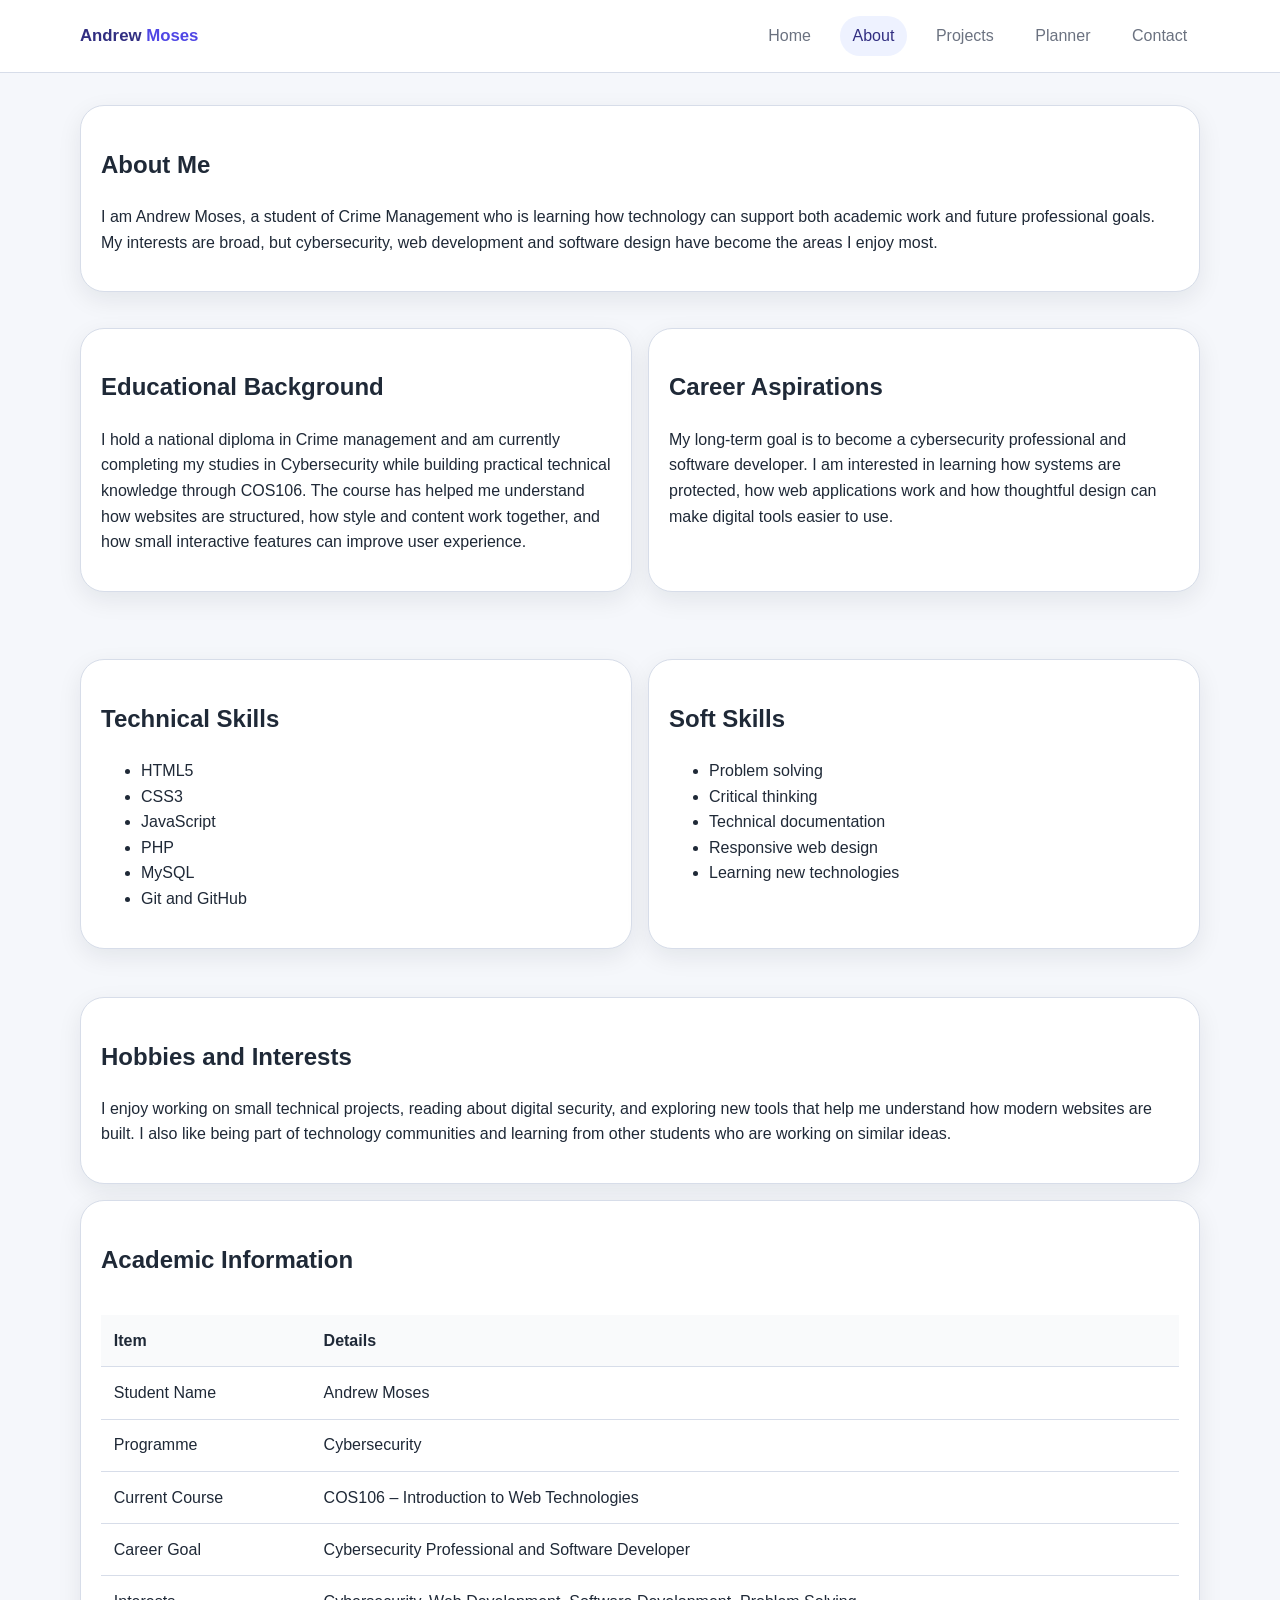
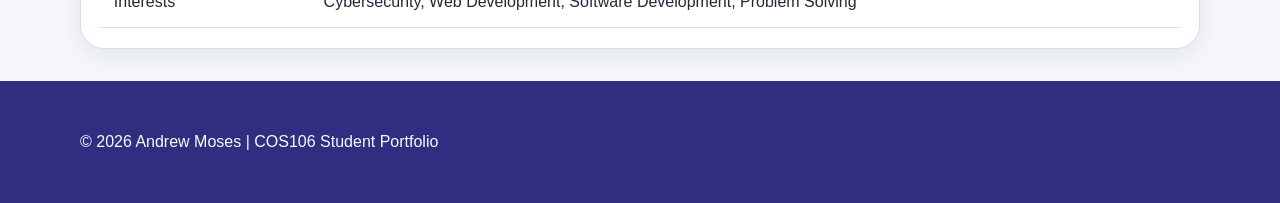
<file: about.html>
<!DOCTYPE html>
<html lang="en">
<head>
    <meta charset="UTF-8">
    <meta name="viewport" content="width=device-width, initial-scale=1.0">
    <title>About Andrew Moses</title>
    <link rel="stylesheet" href="css/style.css">
</head>
<body>
    <header class="site-header">
        <div class="container topbar">
            <a class="brand" href="index.html">Andrew <span>Moses</span></a>
            <nav class="nav-links" aria-label="Primary navigation">
                <a href="index.html">Home</a>
                <a href="about.html" class="active">About</a>
                <a href="projects.html">Projects</a>
                <a href="planner.html">Planner</a>
                <a href="contact.html">Contact</a>
            </nav>
        </div>
    </header>

    <main class="container" style="padding-top: 2rem;">
        <section class="card">
            <h1>About Me</h1>
            <p>I am Andrew Moses, a student of Crime Management who is learning how technology can support both academic work and future professional goals. My interests are broad, but cybersecurity, web development and software design have become the areas I enjoy most.</p>
        </section>

        <section class="grid-2" style="margin-top: 1rem;">
            <article class="card">
                <h2>Educational Background</h2>
                <p>I hold a national diploma in Crime management and am currently completing my studies in Cybersecurity while building practical technical knowledge through COS106. The course has helped me understand how websites are structured, how style and content work together, and how small interactive features can improve user experience.</p>
            </article>
            <article class="card">
                <h2>Career Aspirations</h2>
                <p>My long-term goal is to become a cybersecurity professional and software developer. I am interested in learning how systems are protected, how web applications work and how thoughtful design can make digital tools easier to use.</p>
            </article>
        </section>

        <section class="grid-2" style="margin-top: 1rem;">
            <article class="card">
                <h2>Technical Skills</h2>
                <ul>
                    <li>HTML5</li>
                    <li>CSS3</li>
                    <li>JavaScript</li>
                    <li>PHP</li>
                    <li>MySQL</li>
                    <li>Git and GitHub</li>
                </ul>
            </article>
            <article class="card">
                <h2>Soft Skills</h2>
                <ul>
                    <li>Problem solving</li>
                    <li>Critical thinking</li>
                    <li>Technical documentation</li>
                    <li>Responsive web design</li>
                    <li>Learning new technologies</li>
                </ul>
            </article>
        </section>

        <section class="card" style="margin-top: 1rem;">
            <h2>Hobbies and Interests</h2>
            <p>I enjoy working on small technical projects, reading about digital security, and exploring new tools that help me understand how modern websites are built. I also like being part of technology communities and learning from other students who are working on similar ideas.</p>
        </section>

        <section class="card" style="margin-top: 1rem;">
            <h2>Academic Information</h2>
            <div class="table-wrap">
                <table>
                    <thead>
                        <tr><th>Item</th><th>Details</th></tr>
                    </thead>
                    <tbody>
                        <tr><td>Student Name</td><td>Andrew Moses</td></tr>
                        <tr><td>Programme</td><td>Cybersecurity</td></tr>
                        <tr><td>Current Course</td><td>COS106 – Introduction to Web Technologies</td></tr>
                        <tr><td>Career Goal</td><td>Cybersecurity Professional and Software Developer</td></tr>
                        <tr><td>Interests</td><td>Cybersecurity, Web Development, Software Development, Problem Solving</td></tr>
                    </tbody>
                </table>
            </div>
        </section>
    </main>

    <footer class="footer">
        <div class="container">
            <p>© 2026 Andrew Moses | COS106 Student Portfolio</p>
        </div>
    </footer>

    <script src="js/main.js"></script>
</body>
</html>
</file>
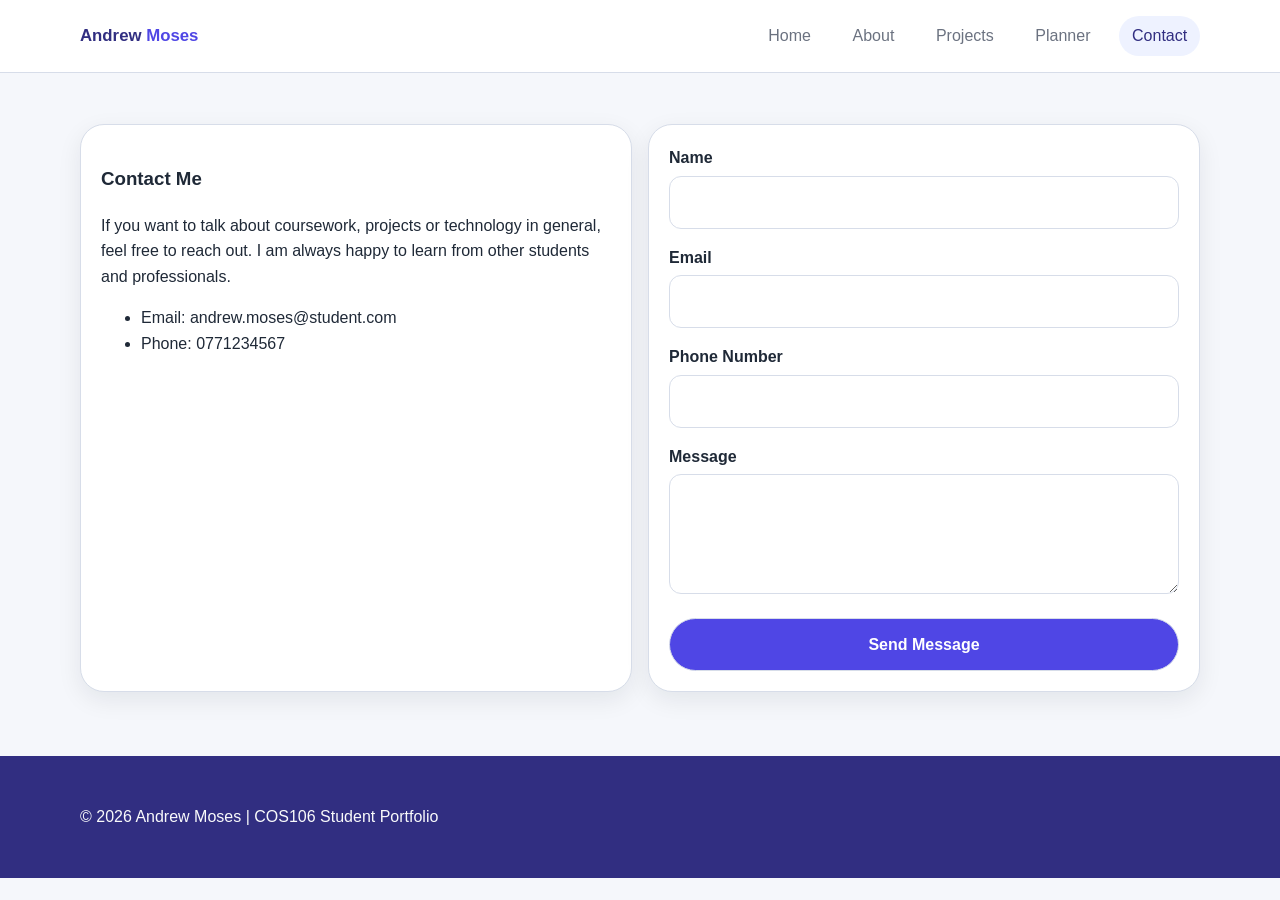
<file: contact.html>
<!DOCTYPE html>
<html lang="en">
<head>
    <meta charset="UTF-8">
    <meta name="viewport" content="width=device-width, initial-scale=1.0">
    <title>Contact Andrew Moses</title>
    <link rel="stylesheet" href="css/style.css">
</head>
<body>
    <header class="site-header">
        <div class="container topbar">
            <a class="brand" href="index.html">Andrew <span>Moses</span></a>
            <nav class="nav-links" aria-label="Primary navigation">
                <a href="index.html">Home</a>
                <a href="about.html">About</a>
                <a href="projects.html">Projects</a>
                <a href="planner.html">Planner</a>
                <a href="contact.html" class="active">Contact</a>
            </nav>
        </div>
    </header>

    <main class="container" style="padding-top: 2rem;">
        <section class="grid-2">
            <article class="card">
                <h1>Contact Me</h1>
                <p>If you want to talk about coursework, projects or technology in general, feel free to reach out. I am always happy to learn from other students and professionals.</p>
                <ul>
                    <li>Email: andrew.moses@student.com</li>
                    <li>Phone: 0771234567</li>
                </ul>
            </article>
            <article class="card contact-card">
                <form id="contactForm" class="form-grid">
                    <div>
                        <label for="name">Name</label>
                        <input id="name" name="name" type="text">
                    </div>
                    <div>
                        <label for="email">Email</label>
                        <input id="email" name="email" type="email">
                    </div>
                    <div>
                        <label for="phone">Phone Number</label>
                        <input id="phone" name="phone" type="text">
                    </div>
                    <div>
                        <label for="message">Message</label>
                        <textarea id="message" name="message"></textarea>
                    </div>
                    <button class="btn btn-primary" type="submit">Send Message</button>
                    <div id="formMessage" class="form-message" role="status" aria-live="polite"></div>
                </form>
            </article>
        </section>
    </main>

    <footer class="footer">
        <div class="container">
            <p>© 2026 Andrew Moses | COS106 Student Portfolio</p>
        </div>
    </footer>

    <script src="js/contact.js"></script>
</body>
</html>
</file>
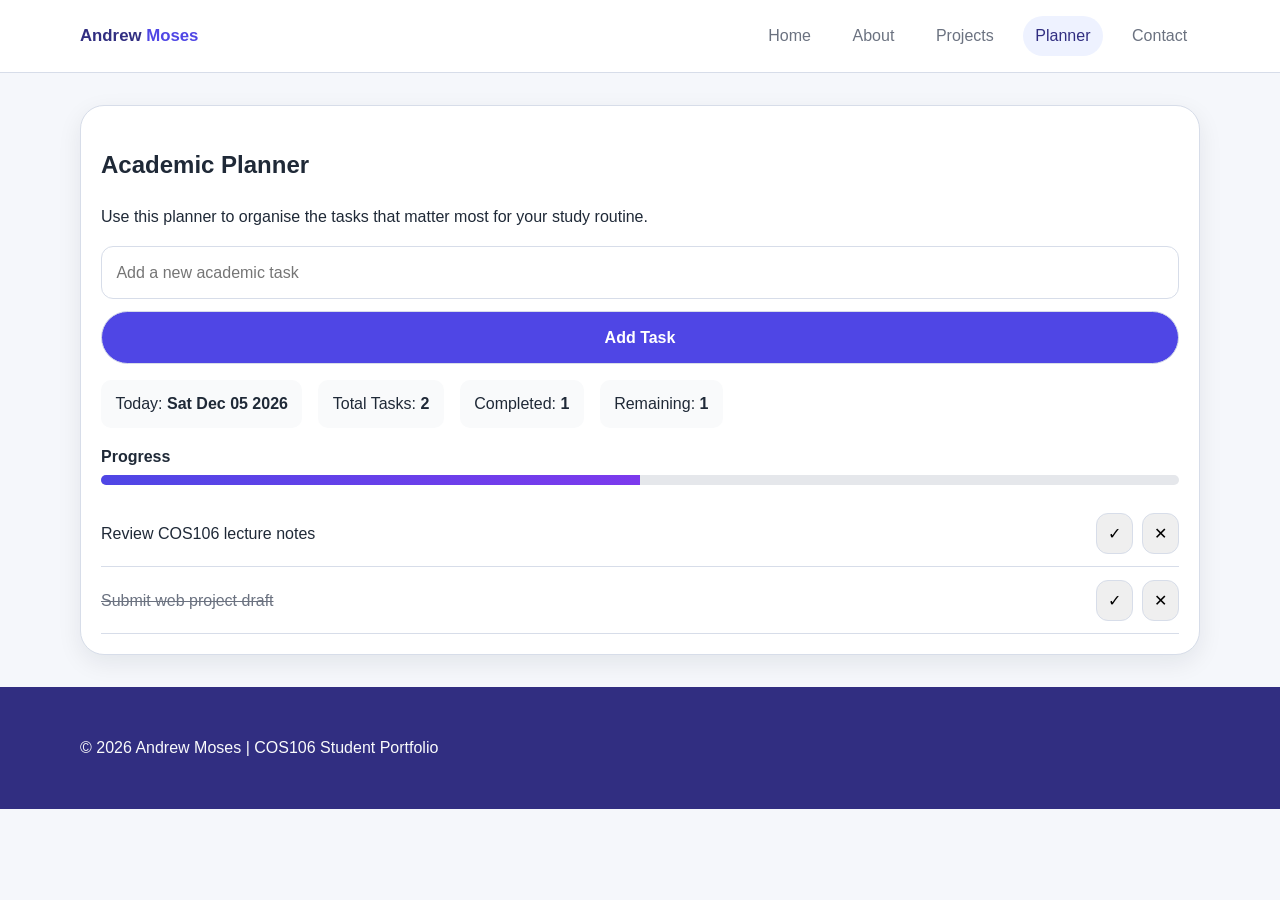
<file: planner.html>
<!DOCTYPE html>
<html lang="en">
<head>
    <meta charset="UTF-8">
    <meta name="viewport" content="width=device-width, initial-scale=1.0">
    <title>Academic Planner</title>
    <link rel="stylesheet" href="css/style.css">
</head>
<body>
    <header class="site-header">
        <div class="container topbar">
            <a class="brand" href="index.html">Andrew <span>Moses</span></a>
            <nav class="nav-links" aria-label="Primary navigation">
                <a href="index.html">Home</a>
                <a href="about.html">About</a>
                <a href="projects.html">Projects</a>
                <a href="planner.html" class="active">Planner</a>
                <a href="contact.html">Contact</a>
            </nav>
        </div>
    </header>

    <main class="container" style="padding-top: 2rem;">
        <section class="card planner-panel">
            <h1>Academic Planner</h1>
            <p>Use this planner to organise the tasks that matter most for your study routine.</p>

            <div class="task-input">
                <input id="taskInput" type="text" placeholder="Add a new academic task">
                <button id="addTask" class="btn btn-primary">Add Task</button>
            </div>

            <div class="metrics">
                <div class="metric">Today: <strong id="dateText"></strong></div>
                <div class="metric">Total Tasks: <strong id="totalTasks">0</strong></div>
                <div class="metric">Completed: <strong id="completedTasks">0</strong></div>
                <div class="metric">Remaining: <strong id="remainingTasks">0</strong></div>
            </div>

            <div class="progress-wrap">
                <label for="progressFill">Progress</label>
                <div class="progress-bar" aria-label="Task progress">
                    <span id="progressFill" role="progressbar" aria-valuemin="0" aria-valuemax="100" aria-valuenow="0"></span>
                </div>
            </div>

            <div id="taskList"></div>
        </section>
    </main>

    <footer class="footer">
        <div class="container">
            <p>© 2026 Andrew Moses | COS106 Student Portfolio</p>
        </div>
    </footer>

    <script src="js/planner.js"></script>
</body>
</html>
</file>
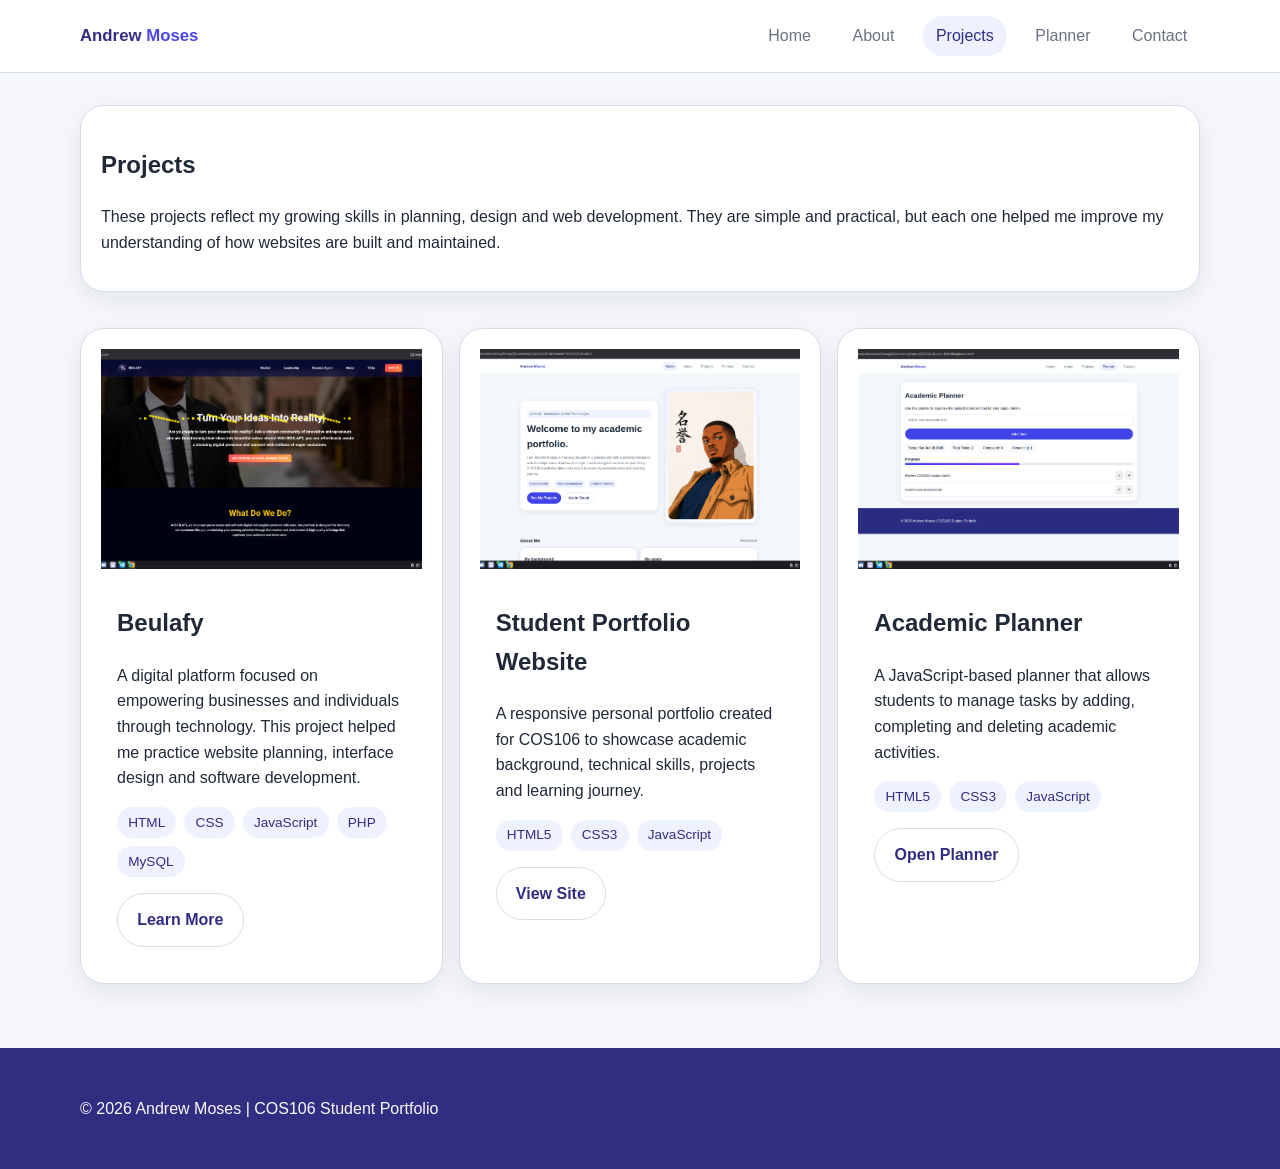
<file: projects.html>
<!DOCTYPE html>
<html lang="en">
<head>
    <meta charset="UTF-8">
    <meta name="viewport" content="width=device-width, initial-scale=1.0">
    <title>Projects | Andrew Moses</title>
    <link rel="stylesheet" href="css/style.css">
</head>
<body>
    <header class="site-header">
        <div class="container topbar">
            <a class="brand" href="index.html">Andrew <span>Moses</span></a>
            <nav class="nav-links" aria-label="Primary navigation">
                <a href="index.html">Home</a>
                <a href="about.html">About</a>
                <a href="projects.html" class="active">Projects</a>
                <a href="planner.html">Planner</a>
                <a href="contact.html">Contact</a>
            </nav>
        </div>
    </header>

    <main class="container" style="padding-top: 2rem;">
        <section class="card">
            <h1>Projects</h1>
            <p>These projects reflect my growing skills in planning, design and web development. They are simple and practical, but each one helped me improve my understanding of how websites are built and maintained.</p>
        </section>

        <section class="grid-3" style="margin-top: 1rem;">
            <article class="card project-card">
                <img src="images/project1.png" alt="Beulafy project preview">
                <div class="content">
                    <h2>Beulafy</h2>
                    <p>A digital platform focused on empowering businesses and individuals through technology. This project helped me practice website planning, interface design and software development.</p>
                    <div class="tech-list">
                        <span class="chip">HTML</span><span class="chip">CSS</span><span class="chip">JavaScript</span><span class="chip">PHP</span><span class="chip">MySQL</span>
                    </div>
                    <a class="btn btn-secondary" href="contact.html" style="margin-top: 1rem;">Learn More</a>
                </div>
            </article>

            <article class="card project-card">
                <img src="images/project2.png" alt="Student portfolio preview">
                <div class="content">
                    <h2>Student Portfolio Website</h2>
                    <p>A responsive personal portfolio created for COS106 to showcase academic background, technical skills, projects and learning journey.</p>
                    <div class="tech-list">
                        <span class="chip">HTML5</span><span class="chip">CSS3</span><span class="chip">JavaScript</span>
                    </div>
                    <a class="btn btn-secondary" href="index.html" style="margin-top: 1rem;">View Site</a>
                </div>
            </article>

            <article class="card project-card">
                <img src="images/project3.png" alt="Academic planner preview">
                <div class="content">
                    <h2>Academic Planner</h2>
                    <p>A JavaScript-based planner that allows students to manage tasks by adding, completing and deleting academic activities.</p>
                    <div class="tech-list">
                        <span class="chip">HTML5</span><span class="chip">CSS3</span><span class="chip">JavaScript</span>
                    </div>
                    <a class="btn btn-secondary" href="planner.html" style="margin-top: 1rem;">Open Planner</a>
                </div>
            </article>
        </section>
    </main>

    <footer class="footer">
        <div class="container">
            <p>© 2026 Andrew Moses | COS106 Student Portfolio</p>
        </div>
    </footer>

    <script src="js/main.js"></script>
</body>
</html>
</file>
<file: css/style.css>
/* Global colour palette and reusable design tokens */
:root {
    --bg: #f5f7fb;
    --surface: #ffffff;
    --surface-alt: #eef2ff;
    --text: #1f2937;
    --muted: #6b7280;
    --accent: #4f46e5;
    --accent-dark: #312e81;
    --border: #d7dde9;
    --success: #16a34a;
    --warning: #f59e0b;
    --shadow: 0 8px 24px rgba(15, 23, 42, 0.08);
}

* { box-sizing: border-box; }
body {
    margin: 0;
    font-family: "Segoe UI", Tahoma, Geneva, Verdana, sans-serif;
    background: var(--bg);
    color: var(--text);
    line-height: 1.6;
}
a { color: inherit; text-decoration: none; }
img { max-width: 100%; display: block; }
video { width: 100%; border-radius: 16px; }

.container {
    width: min(1120px, calc(100% - 2rem));
    margin: 0 auto;
}

.site-header {
    background: rgba(255,255,255,0.95);
    border-bottom: 1px solid var(--border);
    position: sticky;
    top: 0;
    z-index: 100;
    backdrop-filter: blur(16px);
}

.topbar {
    display: flex;
    justify-content: space-between;
    align-items: center;
    padding: 1rem 0;
}

.brand { font-weight: 700; color: var(--accent-dark); font-size: 1.05rem; }
.brand span { color: var(--accent); }

.nav-links {
    display: flex;
    gap: 1rem;
    flex-wrap: wrap;
}
.nav-links a {
    padding: 0.45rem 0.8rem;
    border-radius: 999px;
    transition: all 0.2s ease;
    color: var(--muted);
}
.nav-links a:hover, .nav-links a.active {
    background: var(--surface-alt);
    color: var(--accent-dark);
}

.hero {
    padding: 4rem 0 3rem;
}
.hero-grid {
    display: grid;
    gap: 2rem;
    align-items: center;
    grid-template-columns: 1.2fr 0.8fr;
}
.hero-card, .card, .panel, .contact-card {
    background: var(--surface);
    border: 1px solid var(--border);
    border-radius: 24px;
    box-shadow: var(--shadow);
}
.hero-card { padding: 2rem; }
.hero-card h1 { font-size: clamp(2rem, 3vw, 2.8rem); margin: 0 0 0.8rem; }
.hero-card p { color: var(--muted); margin-bottom: 1rem; }
.hero-meta { display: flex; gap: 1rem; flex-wrap: wrap; margin: 1rem 0 1.4rem; }
.badge {
    background: var(--surface-alt);
    color: var(--accent-dark);
    padding: 0.4rem 0.8rem;
    border-radius: 999px;
    font-size: 0.9rem;
}
.hero-actions { display: flex; gap: 1rem; flex-wrap: wrap; margin-top: 1.2rem; }
.btn {
    display: inline-block;
    border-radius: 999px;
    padding: 0.8rem 1.2rem;
    font-weight: 600;
    transition: transform 0.2s ease, box-shadow 0.2s ease;
}
.btn:hover { transform: translateY(-2px); }
.btn-primary {
    background: var(--accent);
    color: white;
}
.btn-secondary {
    background: transparent;
    border: 1px solid var(--border);
    color: var(--accent-dark);
}

.profile-photo {
    padding: 1rem;
    background: linear-gradient(135deg, #eef2ff, #ffffff);
}
.profile-photo img { border-radius: 20px; width: 100%; object-fit: cover; min-height: 420px; }

section { padding: 1.2rem 0 2rem; }
.section-title { display: flex; justify-content: space-between; align-items: center; margin-bottom: 1rem; }
.section-title h2 { margin: 0; font-size: 1.3rem; }
.muted { color: var(--muted); }

.grid-3 { display: grid; grid-template-columns: repeat(3, 1fr); gap: 1rem; }
.grid-2 { display: grid; grid-template-columns: repeat(2, 1fr); gap: 1rem; }
.card { padding: 1.25rem; transition: transform 0.2s ease, box-shadow 0.2s ease; }
.card:hover { transform: translateY(-4px); box-shadow: 0 12px 30px rgba(15,23,42,0.12); }
.stats { display: grid; grid-template-columns: repeat(4, 1fr); gap: 1rem; }
.stat { padding: 1rem; text-align: center; }
.stat strong { display: block; color: var(--accent); font-size: 1.45rem; }

.project-card { overflow: hidden; }
.project-card img { width: 100%; height: 220px; object-fit: cover; }
.project-card .content { padding: 1rem; }
.tech-list { display: flex; flex-wrap: wrap; gap: 0.5rem; margin-top: 0.8rem; }
.chip {
    font-size: 0.85rem;
    padding: 0.3rem 0.7rem;
    border-radius: 999px;
    background: var(--surface-alt);
    color: var(--accent-dark);
}

.table-wrap { overflow-x: auto; }
table { width: 100%; border-collapse: collapse; margin-top: 1rem; }
th, td { padding: 0.8rem; border-bottom: 1px solid var(--border); text-align: left; }
th { background: #f9fafb; }

.form-grid { display: grid; gap: 1rem; }
label { font-weight: 600; display: block; margin-bottom: 0.3rem; }
input, textarea, button {
    font: inherit;
    width: 100%;
    padding: 0.8rem 0.9rem;
    border-radius: 12px;
    border: 1px solid var(--border);
}
textarea { min-height: 120px; resize: vertical; }
button { cursor: pointer; }
.form-message {
    margin-top: 0.8rem;
    padding: 0.8rem 1rem;
    border-radius: 12px;
    background: #fef3c7;
    color: #92400e;
    display: none;
}
.form-message.success { display: block; background: #dcfce7; color: #166534; }
.form-message.error { display: block; background: #fee2e2; color: #b91c1c; }

.planner-panel { padding: 1.25rem; }
.task-input { display: flex; gap: 0.75rem; flex-wrap: wrap; margin-bottom: 1rem; }
.task-item { display: flex; justify-content: space-between; align-items: center; gap: 0.75rem; padding: 0.8rem 0; border-bottom: 1px solid var(--border); }
.task-item.done .task-text { text-decoration: line-through; color: var(--muted); }
.task-actions button { width: auto; padding: 0.4rem 0.7rem; margin-left: 0.25rem; }
.progress-wrap { margin: 1rem 0; }
.progress-bar { width: 100%; height: 10px; background: #e5e7eb; border-radius: 999px; overflow: hidden; }
.progress-bar > span { display: block; height: 100%; width: 0; background: linear-gradient(90deg, var(--accent), #7c3aed); transition: width 0.2s ease; }
.metrics { display: flex; gap: 1rem; flex-wrap: wrap; margin: 1rem 0; }
.metric { background: #f9fafb; padding: 0.7rem 0.9rem; border-radius: 10px; }

.footer {
    background: var(--accent-dark);
    color: #f9fafb;
    padding: 2rem 0;
    margin-top: 2rem;
}
.footer a { color: #dbeafe; }

/* Responsive layout adjustments for smaller screens */
@media (max-width: 900px) {
    .hero-grid, .grid-3, .grid-2, .stats { grid-template-columns: 1fr; }
}

@media (max-width: 640px) {
    .topbar { flex-direction: column; align-items: flex-start; gap: 0.75rem; }
    .hero { padding-top: 2rem; }
    .hero-card { padding: 1.25rem; }
    .hero-actions { flex-direction: column; }
    .task-input { flex-direction: column; }
}
</file>
